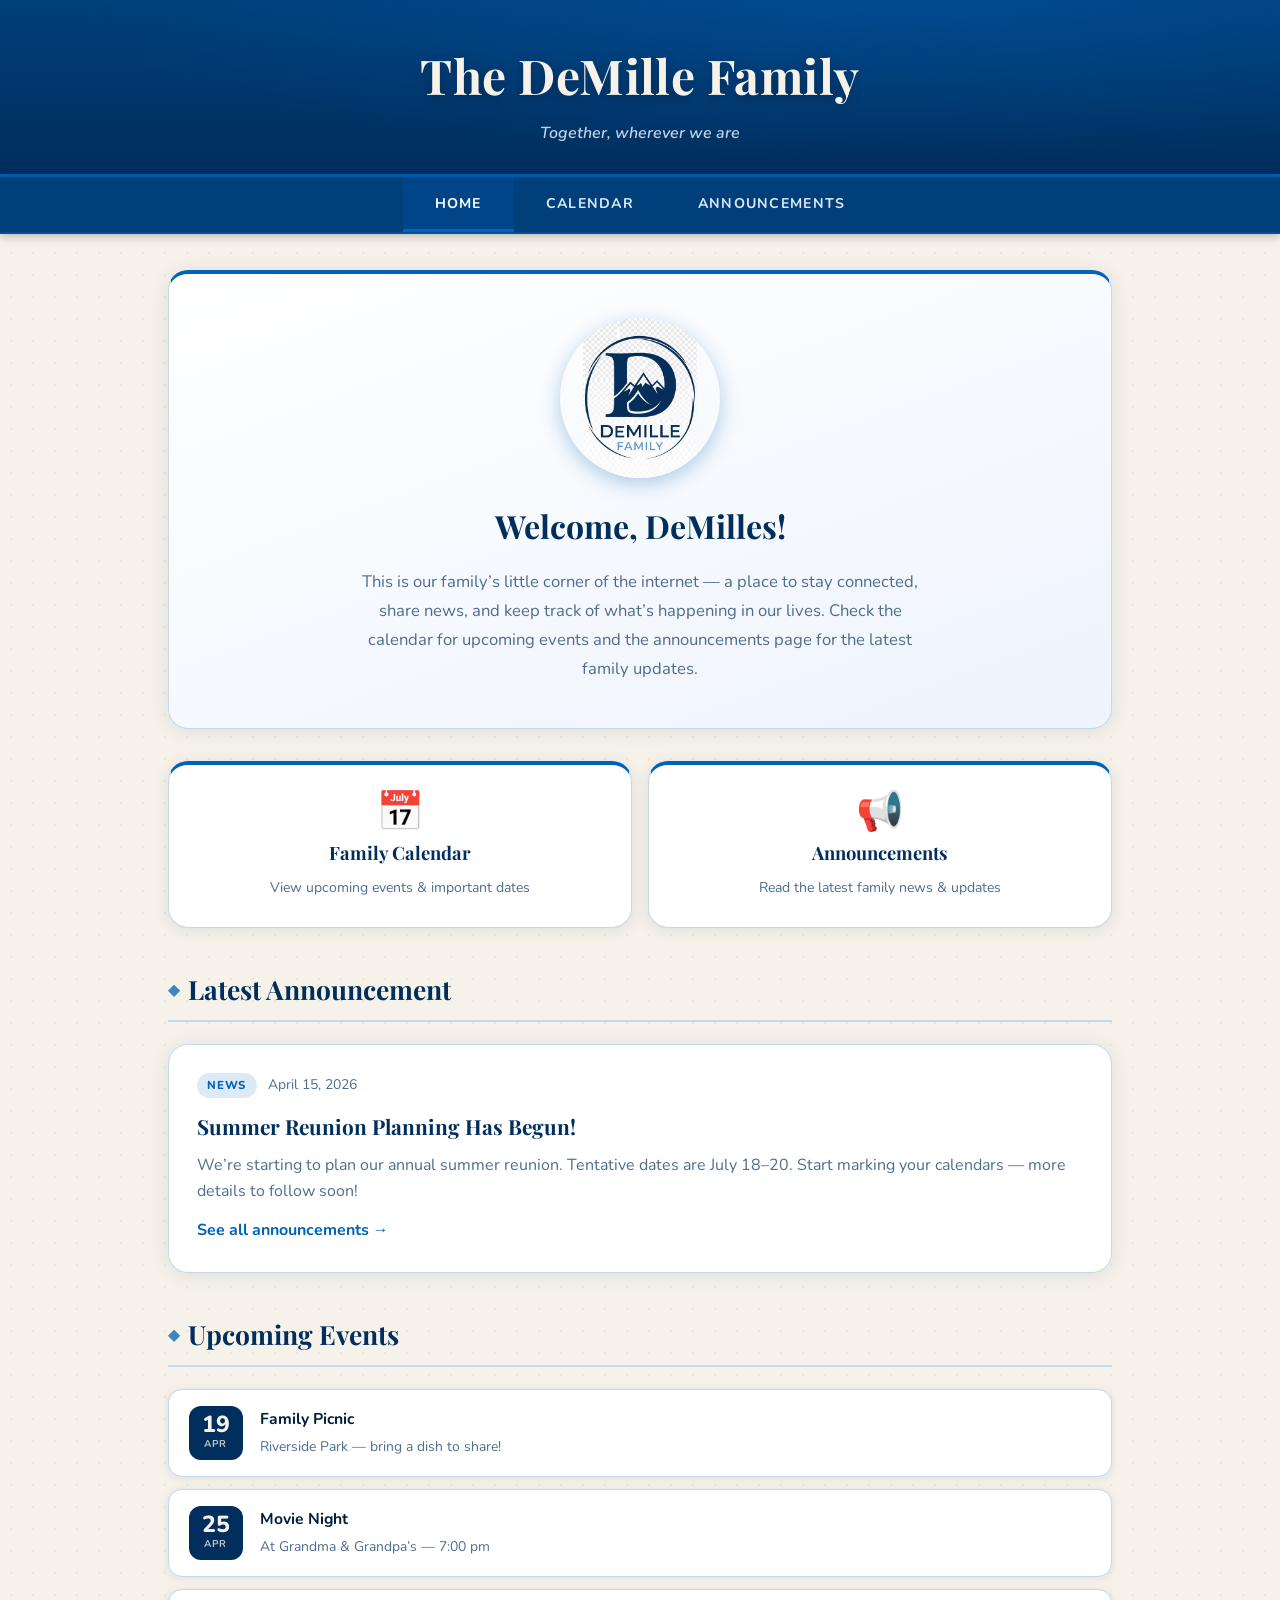
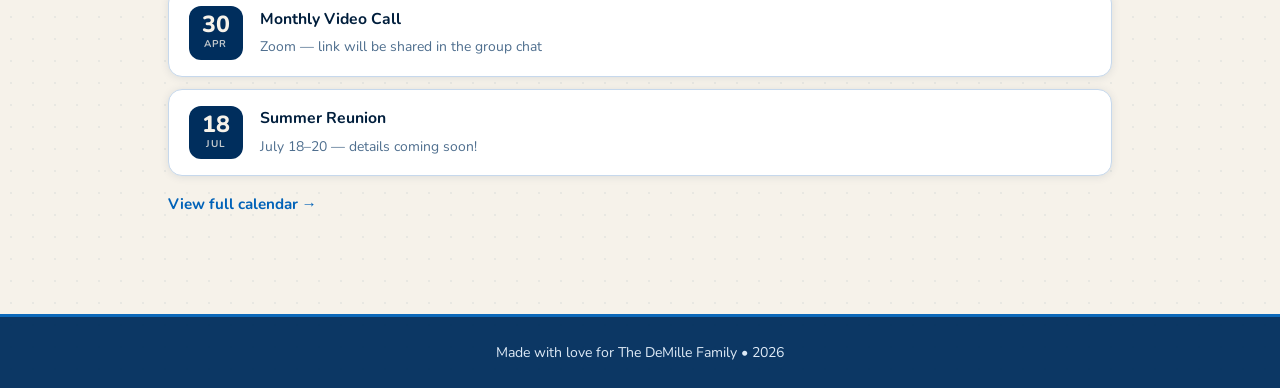
<file: index.html>
<!DOCTYPE html>
<html lang="en">
<head>
  <meta charset="UTF-8">
  <meta name="viewport" content="width=device-width, initial-scale=1.0">
  <title>The DeMille Family</title>
  <link rel="preconnect" href="https://fonts.googleapis.com">
  <link rel="preconnect" href="https://fonts.gstatic.com" crossorigin>
  <link href="https://fonts.googleapis.com/css2?family=Playfair+Display:ital,wght@0,400;0,700;1,400&family=Nunito:wght@400;600;700;800&display=swap" rel="stylesheet">
  <link rel="stylesheet" href="styles.css">
</head>
<body>

  <header>
    <h1>The DeMille Family</h1>
    <p class="tagline">Together, wherever we are</p>
  </header>

  <nav>
    <a href="index.html" class="active">Home</a>
    <a href="calendar.html">Calendar</a>
    <a href="announcements.html">Announcements</a>
  </nav>

  <main>

    <!-- Welcome -->
    <section class="welcome-section">
      <div class="card welcome-card">
        <div class="welcome-emblem">
          <img src="Demille.family.logo.jpg" alt="DeMille Family Logo" class="family-logo">
        </div>
        <h2>Welcome, DeMilles!</h2>
        <p>
          This is our family&rsquo;s little corner of the internet &mdash; a place to stay
          connected, share news, and keep track of what&rsquo;s happening in our lives.
          Check the calendar for upcoming events and the announcements page for the
          latest family updates.
        </p>
      </div>
    </section>

    <!-- Quick links -->
    <div class="quick-links">
      <a href="calendar.html" class="quick-link-card">
        <span class="ql-icon" aria-hidden="true">&#128197;</span>
        <h3>Family Calendar</h3>
        <p>View upcoming events &amp; important dates</p>
      </a>
      <a href="announcements.html" class="quick-link-card">
        <span class="ql-icon" aria-hidden="true">&#128226;</span>
        <h3>Announcements</h3>
        <p>Read the latest family news &amp; updates</p>
      </a>
    </div>

    <!-- Latest announcement -->
    <section>
      <h2 class="section-title">Latest Announcement</h2>
      <div class="card announcement-preview">
        <div class="ann-meta">
          <span class="ann-tag">News</span>
          <span class="ann-date">April 15, 2026</span>
        </div>
        <h3>Summer Reunion Planning Has Begun!</h3>
        <p>
          We&rsquo;re starting to plan our annual summer reunion. Tentative dates are
          July 18&ndash;20. Start marking your calendars &mdash; more details to
          follow soon!
        </p>
        <a href="announcements.html" class="read-more">See all announcements &rarr;</a>
      </div>
    </section>

    <!-- Upcoming events -->
    <section>
      <h2 class="section-title">Upcoming Events</h2>
      <div class="events-list">

        <div class="event-item">
          <div class="event-date">
            <span class="event-day">19</span>
            <span class="event-month">APR</span>
          </div>
          <div class="event-info">
            <strong>Family Picnic</strong>
            <span>Riverside Park &mdash; bring a dish to share!</span>
          </div>
        </div>

        <div class="event-item">
          <div class="event-date">
            <span class="event-day">25</span>
            <span class="event-month">APR</span>
          </div>
          <div class="event-info">
            <strong>Movie Night</strong>
            <span>At Grandma &amp; Grandpa&rsquo;s &mdash; 7:00 pm</span>
          </div>
        </div>

        <div class="event-item">
          <div class="event-date">
            <span class="event-day">30</span>
            <span class="event-month">APR</span>
          </div>
          <div class="event-info">
            <strong>Monthly Video Call</strong>
            <span>Zoom &mdash; link will be shared in the group chat</span>
          </div>
        </div>

        <div class="event-item">
          <div class="event-date">
            <span class="event-day">18</span>
            <span class="event-month">JUL</span>
          </div>
          <div class="event-info">
            <strong>Summer Reunion</strong>
            <span>July 18&ndash;20 &mdash; details coming soon!</span>
          </div>
        </div>

      </div>
      <a href="calendar.html" class="btn-link">View full calendar &rarr;</a>
    </section>

  </main>

  <footer>
    <p>Made with love for The DeMille Family &bull; 2026</p>
  </footer>

</body>
</html>
</file>
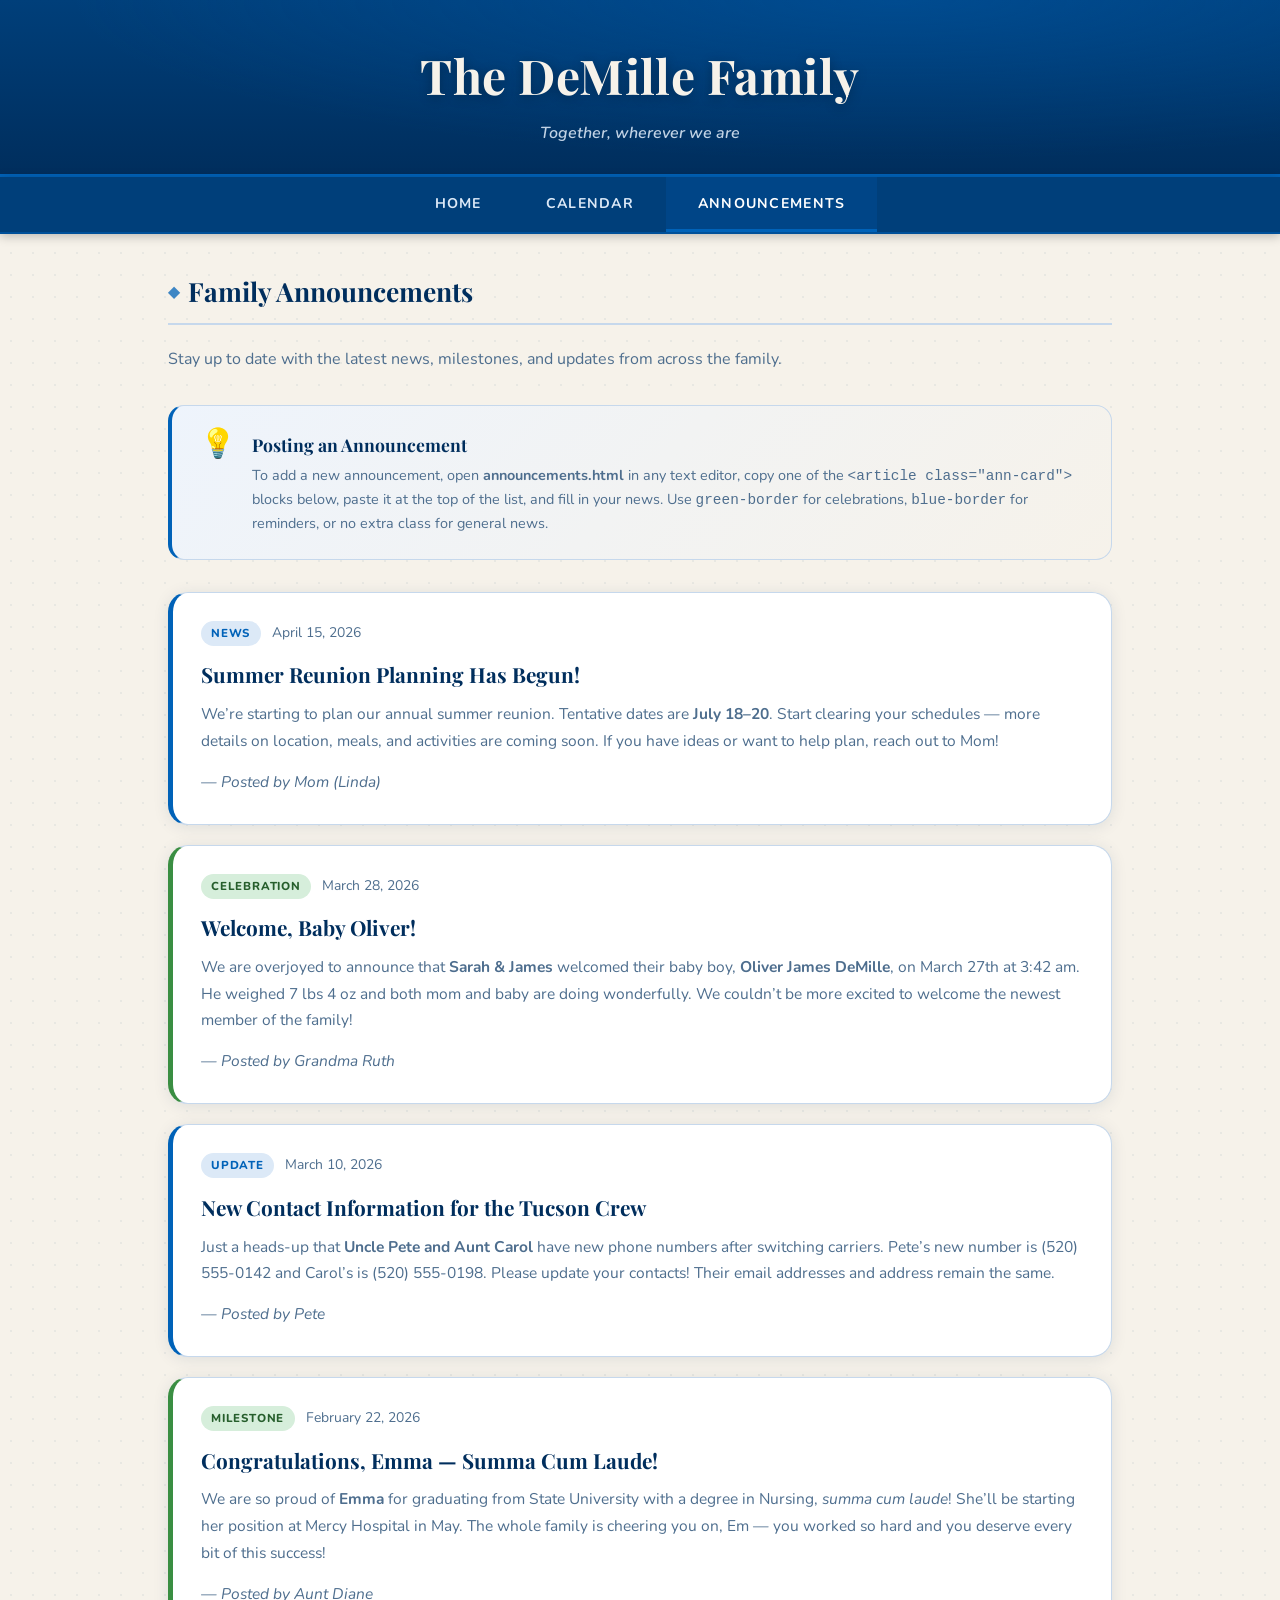
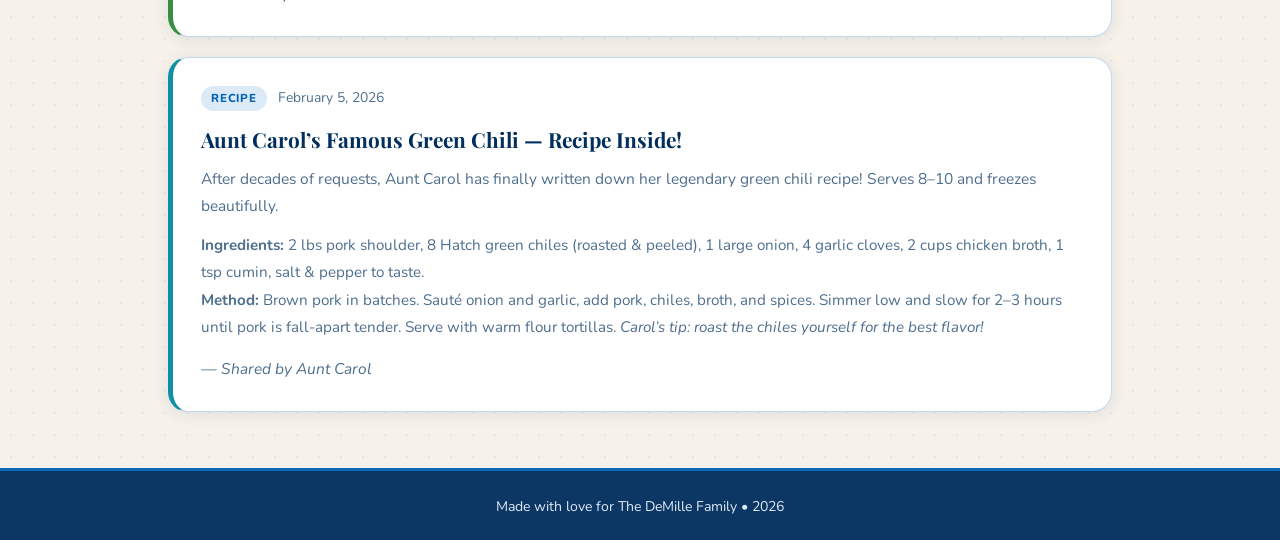
<file: announcements.html>
<!DOCTYPE html>
<html lang="en">
<head>
  <meta charset="UTF-8">
  <meta name="viewport" content="width=device-width, initial-scale=1.0">
  <title>Announcements &mdash; The DeMille Family</title>
  <link rel="preconnect" href="https://fonts.googleapis.com">
  <link rel="preconnect" href="https://fonts.gstatic.com" crossorigin>
  <link href="https://fonts.googleapis.com/css2?family=Playfair+Display:ital,wght@0,400;0,700;1,400&family=Nunito:wght@400;600;700;800&display=swap" rel="stylesheet">
  <link rel="stylesheet" href="styles.css">
</head>
<body>

  <header>
    <h1>The DeMille Family</h1>
    <p class="tagline">Together, wherever we are</p>
  </header>

  <nav>
    <a href="index.html">Home</a>
    <a href="calendar.html">Calendar</a>
    <a href="announcements.html" class="active">Announcements</a>
  </nav>

  <main>

    <h2 class="section-title">Family Announcements</h2>
    <p class="ann-intro">Stay up to date with the latest news, milestones, and updates from across the family.</p>

    <!-- How to post tip -->
    <div class="tip-box">
      <div class="tip-box-icon" aria-hidden="true">&#128161;</div>
      <div>
        <h3>Posting an Announcement</h3>
        <p>
          To add a new announcement, open <strong>announcements.html</strong> in any text editor,
          copy one of the <code>&lt;article class="ann-card"&gt;</code> blocks below, paste it
          at the top of the list, and fill in your news. Use <code>green-border</code> for
          celebrations, <code>blue-border</code> for reminders, or no extra class for
          general news.
        </p>
      </div>
    </div>

    <!-- Announcement cards – newest first -->
    <div class="ann-cards">

      <!-- 1 -->
      <article class="ann-card">
        <div class="ann-meta">
          <span class="ann-tag">News</span>
          <span class="ann-date">April 15, 2026</span>
        </div>
        <h3>Summer Reunion Planning Has Begun!</h3>
        <p>
          We&rsquo;re starting to plan our annual summer reunion. Tentative dates are
          <strong>July 18&ndash;20</strong>. Start clearing your schedules &mdash; more
          details on location, meals, and activities are coming soon. If you have ideas
          or want to help plan, reach out to Mom!
        </p>
        <p class="ann-author">&mdash; Posted by Mom (Linda)</p>
      </article>

      <!-- 2 -->
      <article class="ann-card green-border">
        <div class="ann-meta">
          <span class="ann-tag green">Celebration</span>
          <span class="ann-date">March 28, 2026</span>
        </div>
        <h3>Welcome, Baby Oliver!</h3>
        <p>
          We are overjoyed to announce that <strong>Sarah &amp; James</strong> welcomed
          their baby boy, <strong>Oliver James DeMille</strong>, on March 27th at 3:42 am.
          He weighed 7 lbs 4 oz and both mom and baby are doing wonderfully. We couldn&rsquo;t
          be more excited to welcome the newest member of the family!
        </p>
        <p class="ann-author">&mdash; Posted by Grandma Ruth</p>
      </article>

      <!-- 3 -->
      <article class="ann-card">
        <div class="ann-meta">
          <span class="ann-tag">Update</span>
          <span class="ann-date">March 10, 2026</span>
        </div>
        <h3>New Contact Information for the Tucson Crew</h3>
        <p>
          Just a heads-up that <strong>Uncle Pete and Aunt Carol</strong> have new phone
          numbers after switching carriers. Pete&rsquo;s new number is (520) 555-0142
          and Carol&rsquo;s is (520) 555-0198. Please update your contacts! Their email
          addresses and address remain the same.
        </p>
        <p class="ann-author">&mdash; Posted by Pete</p>
      </article>

      <!-- 4 -->
      <article class="ann-card green-border">
        <div class="ann-meta">
          <span class="ann-tag green">Milestone</span>
          <span class="ann-date">February 22, 2026</span>
        </div>
        <h3>Congratulations, Emma &mdash; Summa Cum Laude!</h3>
        <p>
          We are so proud of <strong>Emma</strong> for graduating from State University
          with a degree in Nursing, <em>summa cum laude</em>! She&rsquo;ll be starting
          her position at Mercy Hospital in May. The whole family is cheering you on,
          Em &mdash; you worked so hard and you deserve every bit of this success!
        </p>
        <p class="ann-author">&mdash; Posted by Aunt Diane</p>
      </article>

      <!-- 5 -->
      <article class="ann-card blue-border">
        <div class="ann-meta">
          <span class="ann-tag blue">Recipe</span>
          <span class="ann-date">February 5, 2026</span>
        </div>
        <h3>Aunt Carol&rsquo;s Famous Green Chili &mdash; Recipe Inside!</h3>
        <p>
          After decades of requests, Aunt Carol has finally written down her legendary
          green chili recipe! Serves 8&ndash;10 and freezes beautifully.
        </p>
        <p style="margin-top:0.8rem; color:var(--text-muted); font-size:0.95rem; line-height:1.8;">
          <strong>Ingredients:</strong> 2 lbs pork shoulder, 8 Hatch green chiles (roasted &amp; peeled),
          1 large onion, 4 garlic cloves, 2 cups chicken broth, 1 tsp cumin,
          salt &amp; pepper to taste.<br>
          <strong>Method:</strong> Brown pork in batches. Saut&eacute; onion and garlic,
          add pork, chiles, broth, and spices. Simmer low and slow for 2&ndash;3 hours
          until pork is fall-apart tender. Serve with warm flour tortillas.
          <em>Carol&rsquo;s tip: roast the chiles yourself for the best flavor!</em>
        </p>
        <p class="ann-author">&mdash; Shared by Aunt Carol</p>
      </article>

    </div>

  </main>

  <footer>
    <p>Made with love for The DeMille Family &bull; 2026</p>
  </footer>

</body>
</html>
</file>
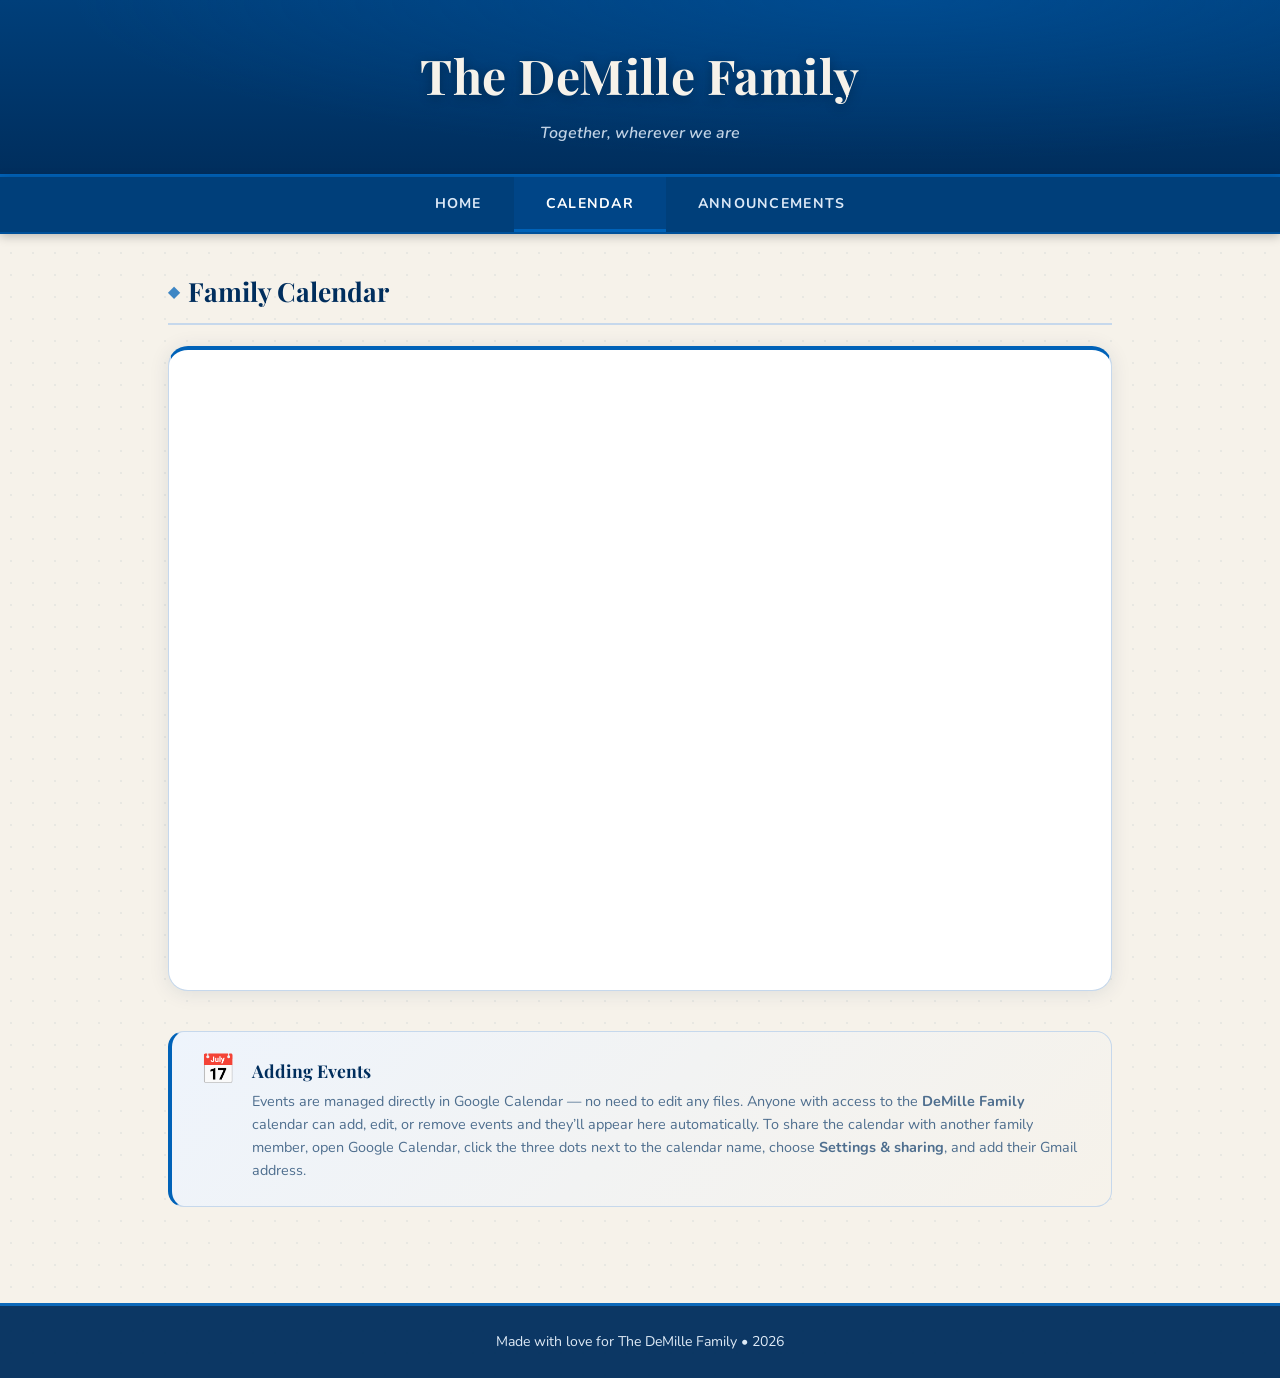
<file: calendar.html>
<!DOCTYPE html>
<html lang="en">
<head>
  <meta charset="UTF-8">
  <meta name="viewport" content="width=device-width, initial-scale=1.0">
  <title>Calendar &mdash; The DeMille Family</title>
  <link rel="preconnect" href="https://fonts.googleapis.com">
  <link rel="preconnect" href="https://fonts.gstatic.com" crossorigin>
  <link href="https://fonts.googleapis.com/css2?family=Playfair+Display:ital,wght@0,400;0,700;1,400&family=Nunito:wght@400;600;700;800&display=swap" rel="stylesheet">
  <link rel="stylesheet" href="styles.css">
</head>
<body>

  <header>
    <h1>The DeMille Family</h1>
    <p class="tagline">Together, wherever we are</p>
  </header>

  <nav>
    <a href="index.html">Home</a>
    <a href="calendar.html" class="active">Calendar</a>
    <a href="announcements.html">Announcements</a>
  </nav>

  <main>

    <h2 class="section-title">Family Calendar</h2>

    <!-- Live Google Calendar embed -->
    <section>
      <div class="cal-embed-wrapper">
        <iframe
          src="https://calendar.google.com/calendar/embed?src=0f36e4e24e20f86fd2009f3309c5248e46298ed562d49d3e6a6b27503f3795d1%40group.calendar.google.com&ctz=America%2FDenver"
          title="DeMille Family Calendar"
          frameborder="0"
          scrolling="no"
          aria-label="DeMille Family Google Calendar">
        </iframe>
      </div>
    </section>

    <!-- How to add events -->
    <section>
      <div class="tip-box">
        <div class="tip-box-icon" aria-hidden="true">&#128197;</div>
        <div>
          <h3>Adding Events</h3>
          <p>
            Events are managed directly in Google Calendar &mdash; no need to edit any files.
            Anyone with access to the <strong>DeMille Family</strong> calendar can add, edit,
            or remove events and they&rsquo;ll appear here automatically.
            To share the calendar with another family member, open Google Calendar,
            click the three dots next to the calendar name, choose
            <strong>Settings &amp; sharing</strong>, and add their Gmail address.
          </p>
        </div>
      </div>
    </section>

  </main>

  <footer>
    <p>Made with love for The DeMille Family &bull; 2026</p>
  </footer>

</body>
</html>
</file>
<file: styles.css>
@import url('https://fonts.googleapis.com/css2?family=Playfair+Display:ital,wght@0,400;0,700;1,400&family=Nunito:wght@400;600;700;800&display=swap');

*, *::before, *::after {
  box-sizing: border-box;
  margin: 0;
  padding: 0;
}

:root {
  /* ── Surfaces ── */
  --cream:         #F6F2EA;
  --cream-dark:    #EDE6D8;
  --white:         #FFFFFF;

  /* ── BYU Blues ── */
  --navy:          #002E5D;
  --navy-mid:      #003F7A;
  --royal:         #0062B8;
  --royal-hover:   #0074D9;
  --blue-tint:     #DCE9F7;
  --blue-border:   #AECCE8;

  /* ── Text ── */
  --text-dark:     #001E3C;
  --text-body:     #1E3A58;
  --text-muted:    #4E6E8E;

  /* ── Borders & shadow ── */
  --border:        #C6D8EC;
  --shadow:        rgba(0, 46, 93, 0.10);
  --shadow-lg:     rgba(0, 46, 93, 0.16);

  /* ── Calendar event categories ── */
  --green:         #265E2C;
  --green-light:   #3A8E42;
  --green-tint:    #D6EEDB;
  --teal:          #0A6B7C;
  --teal-light:    #1090A6;
  --teal-tint:     #D0EEF4;

  /* ── Black accent (sparingly) ── */
  --accent:        #0A1628;
}

html { font-size: 16px; scroll-behavior: smooth; }

/* Subtle dot-grid linen texture for cottage feel */
body {
  font-family: 'Nunito', sans-serif;
  background-color: var(--cream);
  background-image: radial-gradient(circle, rgba(0,46,93,0.055) 1px, transparent 1px);
  background-size: 22px 22px;
  color: var(--text-body);
  line-height: 1.65;
  min-height: 100vh;
  display: flex;
  flex-direction: column;
}

/* ── HEADER ─────────────────────────────────────────── */
header {
  background-color: var(--navy);
  background-image:
    radial-gradient(ellipse at 70% 0%, rgba(0,98,184,0.35) 0%, transparent 65%),
    linear-gradient(180deg, var(--navy-mid) 0%, var(--navy) 100%);
  padding: 2.25rem 1.25rem 1.75rem;
  text-align: center;
  border-bottom: 3px solid var(--royal);
}

header h1 {
  font-family: 'Playfair Display', serif;
  font-size: clamp(1.9rem, 6vw, 3rem);
  color: var(--cream);
  letter-spacing: 0.01em;
  text-shadow: 0 2px 12px rgba(0,0,0,0.30);
  margin-bottom: 0.3rem;
}

.tagline {
  color: var(--blue-tint);
  font-size: 1rem;
  font-style: italic;
  font-weight: 600;
  opacity: 0.88;
}

/* ── NAV ─────────────────────────────────────────────── */
nav {
  background: var(--navy-mid);
  display: flex;
  justify-content: center;
  flex-wrap: wrap;
  position: sticky;
  top: 0;
  z-index: 200;
  box-shadow: 0 2px 10px rgba(0,0,0,0.25);
  border-bottom: 2px solid rgba(0,98,184,0.5);
}

nav a {
  color: var(--blue-tint);
  text-decoration: none;
  padding: 0.9rem 2rem;
  font-weight: 700;
  font-size: 0.88rem;
  letter-spacing: 0.09em;
  text-transform: uppercase;
  border-bottom: 3px solid transparent;
  transition: background 0.18s, color 0.18s, border-color 0.18s;
}
nav a:hover      { background: rgba(0,98,184,0.25); color: #fff; }
nav a.active     { color: #fff; border-bottom-color: var(--royal); background: rgba(0,98,184,0.20); }

/* ── LAYOUT ──────────────────────────────────────────── */
main {
  max-width: 980px;
  margin: 0 auto;
  padding: 2.25rem 1.1rem 3.5rem;
  flex: 1;
  width: 100%;
}

main section { margin-bottom: 2.5rem; }

/* ── FOOTER ──────────────────────────────────────────── */
footer {
  background: var(--navy);
  border-top: 3px solid var(--royal);
  color: var(--blue-tint);
  text-align: center;
  padding: 1.5rem 1rem;
  font-size: 0.88rem;
  opacity: 0.95;
}

/* ── SHARED COMPONENTS ───────────────────────────────── */

.section-title {
  font-family: 'Playfair Display', serif;
  font-size: 1.65rem;
  color: var(--navy);
  margin-bottom: 1.35rem;
  padding-bottom: 0.55rem;
  border-bottom: 2px solid var(--border);
  display: flex;
  align-items: center;
  gap: 0.5rem;
}

/* Decorative diamond — cottage touch */
.section-title::before {
  content: '◆';
  font-size: 0.55em;
  color: var(--royal);
  flex-shrink: 0;
  opacity: 0.75;
}

.card {
  background: var(--white);
  border-radius: 20px;
  padding: 1.75rem;
  box-shadow: 0 2px 20px var(--shadow);
  border: 1px solid var(--border);
}

.btn-link {
  display: inline-block;
  margin-top: 1rem;
  color: var(--royal);
  font-weight: 700;
  font-size: 0.95rem;
  text-decoration: none;
  transition: color 0.18s;
}
.btn-link:hover { color: var(--royal-hover); text-decoration: underline; }

/* Tags */
.ann-meta {
  display: flex;
  align-items: center;
  gap: 0.7rem;
  margin-bottom: 0.7rem;
  flex-wrap: wrap;
}

.ann-tag {
  background: var(--blue-tint);
  color: var(--royal);
  font-size: 0.72rem;
  font-weight: 800;
  text-transform: uppercase;
  letter-spacing: 0.07em;
  padding: 0.2rem 0.65rem;
  border-radius: 20px;
}
.ann-tag.green { background: var(--green-tint); color: var(--green); }
.ann-tag.teal  { background: var(--teal-tint);  color: var(--teal);  }

.ann-date {
  color: var(--text-muted);
  font-size: 0.87rem;
}

/* ── HOME PAGE ───────────────────────────────────────── */
.welcome-section { margin-bottom: 2rem; }

.welcome-card {
  text-align: center;
  padding: 2.75rem 2rem;
  background: linear-gradient(160deg, #fff 0%, #EEF4FC 100%);
  border-top: 4px solid var(--royal);
}

.welcome-emblem {
  display: flex;
  align-items: center;
  justify-content: center;
  margin: 0 auto 1.35rem;
}

.family-logo {
  width: 160px;
  height: 160px;
  object-fit: contain;
  border-radius: 50%;
  box-shadow: 0 6px 20px rgba(0,98,184,0.30);
}

.welcome-card h2 {
  font-family: 'Playfair Display', serif;
  font-size: 2rem;
  color: var(--navy);
  margin-bottom: 0.9rem;
}

.welcome-card p {
  color: var(--text-muted);
  font-size: 1.04rem;
  max-width: 580px;
  margin: 0 auto;
  line-height: 1.75;
}

/* Quick-link cards */
.quick-links {
  display: grid;
  grid-template-columns: 1fr 1fr;
  gap: 1rem;
  margin-bottom: 2.5rem;
}

.quick-link-card {
  background: var(--white);
  border-radius: 20px;
  padding: 1.75rem 1.25rem;
  text-decoration: none;
  color: var(--text-body);
  border: 1px solid var(--border);
  border-top: 4px solid var(--royal);
  box-shadow: 0 2px 16px var(--shadow);
  display: flex;
  flex-direction: column;
  align-items: center;
  text-align: center;
  gap: 0.45rem;
  transition: transform 0.2s, box-shadow 0.2s, border-top-color 0.2s;
}
.quick-link-card:hover {
  transform: translateY(-4px);
  box-shadow: 0 8px 30px var(--shadow-lg);
  border-top-color: var(--navy);
}

.ql-icon  { font-size: 2.4rem; line-height: 1; }

.quick-link-card h3 {
  font-family: 'Playfair Display', serif;
  font-size: 1.15rem;
  color: var(--navy);
}

.quick-link-card p {
  font-size: 0.88rem;
  color: var(--text-muted);
}

/* Announcement preview */
.announcement-preview h3 {
  font-family: 'Playfair Display', serif;
  font-size: 1.3rem;
  color: var(--navy);
  margin-bottom: 0.5rem;
}
.announcement-preview p { color: var(--text-muted); }

.read-more {
  display: inline-block;
  margin-top: 0.8rem;
  color: var(--royal);
  font-weight: 700;
  text-decoration: none;
}
.read-more:hover { text-decoration: underline; }

/* Upcoming events */
.events-list { display: flex; flex-direction: column; gap: 0.75rem; }

.event-item {
  background: var(--white);
  border-radius: 14px;
  padding: 1rem 1.25rem;
  display: flex;
  align-items: center;
  gap: 1.1rem;
  border: 1px solid var(--border);
  box-shadow: 0 1px 8px var(--shadow);
}

.event-date {
  background: var(--navy);
  color: var(--cream);
  border-radius: 12px;
  padding: 0.45rem 0.7rem;
  text-align: center;
  min-width: 54px;
  flex-shrink: 0;
}
.event-day   { display: block; font-size: 1.45rem; font-weight: 800; line-height: 1; }
.event-month { display: block; font-size: 0.62rem; font-weight: 700; letter-spacing: 0.09em; opacity: 0.78; }

.event-info { display: flex; flex-direction: column; gap: 0.2rem; }
.event-info strong { font-size: 0.98rem; color: var(--text-dark); }
.event-info span   { font-size: 0.87rem; color: var(--text-muted); }

/* ── CALENDAR PAGE ───────────────────────────────────── */
.cal-page-title {
  font-family: 'Playfair Display', serif;
  font-size: 1.85rem;
  color: var(--navy);
  margin-bottom: 1.25rem;
  text-align: center;
}

.cal-month-label {
  display: inline-block;
  background: var(--royal);
  color: #fff;
  font-size: 0.72rem;
  font-weight: 800;
  text-transform: uppercase;
  letter-spacing: 0.1em;
  padding: 0.22rem 0.8rem;
  border-radius: 20px;
  margin-bottom: 0.75rem;
}

.calendar-table {
  width: 100%;
  border-collapse: collapse;
  background: var(--white);
  border-radius: 20px;
  overflow: hidden;
  box-shadow: 0 2px 20px var(--shadow);
  border: 1px solid var(--border);
  table-layout: fixed;
}

.calendar-table thead th {
  background: var(--navy);
  color: var(--blue-tint);
  padding: 0.75rem 0.4rem;
  text-align: center;
  font-size: 0.8rem;
  font-weight: 700;
  letter-spacing: 0.06em;
  text-transform: uppercase;
}

.calendar-table tbody td {
  padding: 0.45rem 0.4rem;
  vertical-align: top;
  border: 1px solid var(--border);
  height: 90px;
}

.cal-day-empty { background: var(--cream-dark); }
.today-cell    { background: #EBF3FC; }

.cal-num {
  font-weight: 700;
  font-size: 0.92rem;
  color: var(--text-body);
  display: block;
  margin-bottom: 0.3rem;
}

.cal-num.today-num {
  background: var(--royal);
  color: #fff;
  border-radius: 50%;
  width: 26px;
  height: 26px;
  display: inline-flex;
  align-items: center;
  justify-content: center;
  font-size: 0.85rem;
}

.cal-event {
  display: block;
  font-size: 0.7rem;
  font-weight: 700;
  line-height: 1.3;
  padding: 0.15rem 0.35rem;
  border-radius: 4px;
  margin-bottom: 0.2rem;
  border-left: 3px solid;
  overflow: hidden;
  white-space: nowrap;
  text-overflow: ellipsis;
}

.cal-event.orange {
  background: var(--blue-tint);
  color: var(--royal);
  border-color: var(--blue-border);
}
.cal-event.green {
  background: var(--green-tint);
  color: var(--green);
  border-color: var(--green-light);
}
.cal-event.blue {
  background: var(--teal-tint);
  color: var(--teal);
  border-color: var(--teal-light);
}

/* Day name responsiveness */
.day-short { display: none; }

/* Legend */
.cal-legend {
  display: flex;
  gap: 1.25rem;
  margin-top: 1rem;
  flex-wrap: wrap;
}
.legend-item {
  display: flex;
  align-items: center;
  gap: 0.4rem;
  font-size: 0.85rem;
  color: var(--text-muted);
}
.legend-swatch {
  width: 14px; height: 14px; border-radius: 3px; border-left: 3px solid;
}
.legend-swatch.orange { background: var(--blue-tint);  border-color: var(--blue-border);  }
.legend-swatch.green  { background: var(--green-tint); border-color: var(--green-light);  }
.legend-swatch.blue   { background: var(--teal-tint);  border-color: var(--teal-light);   }

/* ── GOOGLE CALENDAR EMBED ───────────────────────────── */
.cal-embed-wrapper {
  background: var(--white);
  border-radius: 20px;
  overflow: hidden;
  box-shadow: 0 2px 20px var(--shadow);
  border: 1px solid var(--border);
  border-top: 4px solid var(--royal);
}

.cal-embed-wrapper iframe {
  display: block;
  width: 100%;
  height: 640px;
  border: none;
}

/* ── ANNOUNCEMENTS PAGE ──────────────────────────────── */
.ann-intro {
  color: var(--text-muted);
  margin-bottom: 2rem;
  font-size: 1rem;
}

.ann-cards { display: flex; flex-direction: column; gap: 1.25rem; }

.ann-card {
  background: var(--white);
  border-radius: 20px;
  padding: 1.75rem;
  border: 1px solid var(--border);
  box-shadow: 0 2px 16px var(--shadow);
  border-left: 5px solid var(--royal);
}
.ann-card.green-border { border-left-color: var(--green-light); }
.ann-card.blue-border  { border-left-color: var(--teal-light);  }

.ann-card h3 {
  font-family: 'Playfair Display', serif;
  font-size: 1.3rem;
  color: var(--navy);
  margin-bottom: 0.6rem;
}
.ann-card p { color: var(--text-muted); line-height: 1.72; font-size: 0.97rem; }

.ann-author {
  margin-top: 0.9rem;
  font-size: 0.85rem;
  color: var(--text-muted);
  font-style: italic;
}

/* Tip/info box */
.tip-box {
  background: linear-gradient(135deg, #EEF4FC, var(--cream));
  border: 1px solid var(--border);
  border-left: 4px solid var(--royal);
  border-radius: 16px;
  padding: 1.5rem 1.75rem;
  margin-bottom: 2rem;
  display: flex;
  align-items: flex-start;
  gap: 1rem;
}
.tip-box-icon { font-size: 1.8rem; flex-shrink: 0; line-height: 1; }
.tip-box h3   { font-family: 'Playfair Display', serif; color: var(--navy); margin-bottom: 0.3rem; font-size: 1.1rem; }
.tip-box p    { color: var(--text-muted); font-size: 0.9rem; line-height: 1.6; }

/* ── RESPONSIVE ──────────────────────────────────────── */
@media (max-width: 640px) {
  nav a { padding: 0.8rem 1.1rem; font-size: 0.8rem; }

  .quick-links { grid-template-columns: 1fr; }

  .welcome-card { padding: 1.75rem 1.25rem; }
  .welcome-card h2 { font-size: 1.6rem; }

  .section-title { font-size: 1.4rem; }

  /* Google Calendar embed */
  .cal-embed-wrapper iframe { height: 480px; }

  /* Static calendar */
  .day-long  { display: none; }
  .day-short { display: inline; }

  .calendar-table tbody td { height: 70px; padding: 0.3rem 0.25rem; }
  .cal-num { font-size: 0.8rem; }
  .cal-event { font-size: 0.63rem; padding: 0.1rem 0.25rem; }
}

@media (max-width: 400px) {
  .cal-event { display: none; }
  .calendar-table tbody td { height: 52px; }
}
</file>
